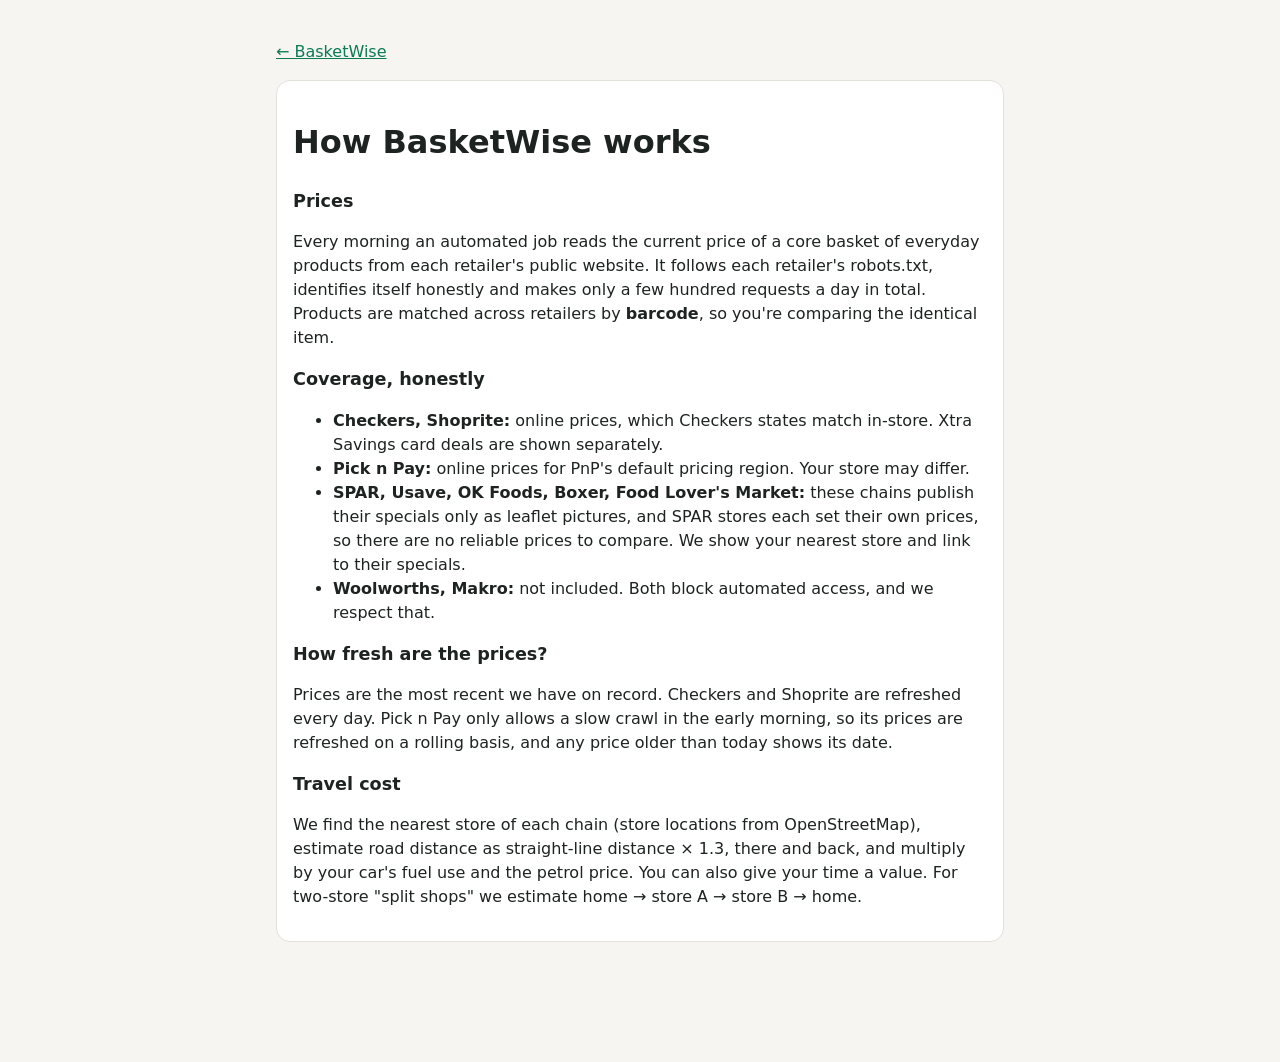
<file: site/about.html>
<!doctype html><html lang="en-ZA"><head><meta charset="utf-8"><meta name="viewport" content="width=device-width, initial-scale=1"><title>How it works · BasketWise</title><link rel="stylesheet" href="styles.css"></head>
<body><main class="wrap" style="max-width:760px;padding-top:24px;padding-bottom:48px"><p><a href="./">← BasketWise</a></p><div class="card">
<h1>How BasketWise works</h1>
<h2>Prices</h2><p>Every morning an automated job reads the current price of a core basket of everyday products from each retailer&#39;s public website. It follows each retailer&#39;s robots.txt, identifies itself honestly and makes only a few hundred requests a day in total. Products are matched across retailers by <b>barcode</b>, so you&#39;re comparing the identical item.</p>
<h2>Coverage, honestly</h2><ul><li><b>Checkers, Shoprite:</b> online prices, which Checkers states match in-store. Xtra Savings card deals are shown separately.</li><li><b>Pick n Pay:</b> online prices for PnP&#39;s default pricing region. Your store may differ.</li><li><b>SPAR, Usave, OK Foods, Boxer, Food Lover&#39;s Market:</b> these chains publish their specials only as leaflet pictures, and SPAR stores each set their own prices, so there are no reliable prices to compare. We show your nearest store and link to their specials.</li><li><b>Woolworths, Makro:</b> not included. Both block automated access, and we respect that.</li></ul>
<h2>How fresh are the prices?</h2><p>Prices are the most recent we have on record. Checkers and Shoprite are refreshed every day. Pick n Pay only allows a slow crawl in the early morning, so its prices are refreshed on a rolling basis, and any price older than today shows its date.</p>
<h2>Travel cost</h2><p>We find the nearest store of each chain (store locations from OpenStreetMap), estimate road distance as straight-line distance × 1.3, there and back, and multiply by your car&#39;s fuel use and the petrol price. You can also give your time a value. For two-store &quot;split shops&quot; we estimate home → store A → store B → home.</p>
</div></main></body></html>
</file>
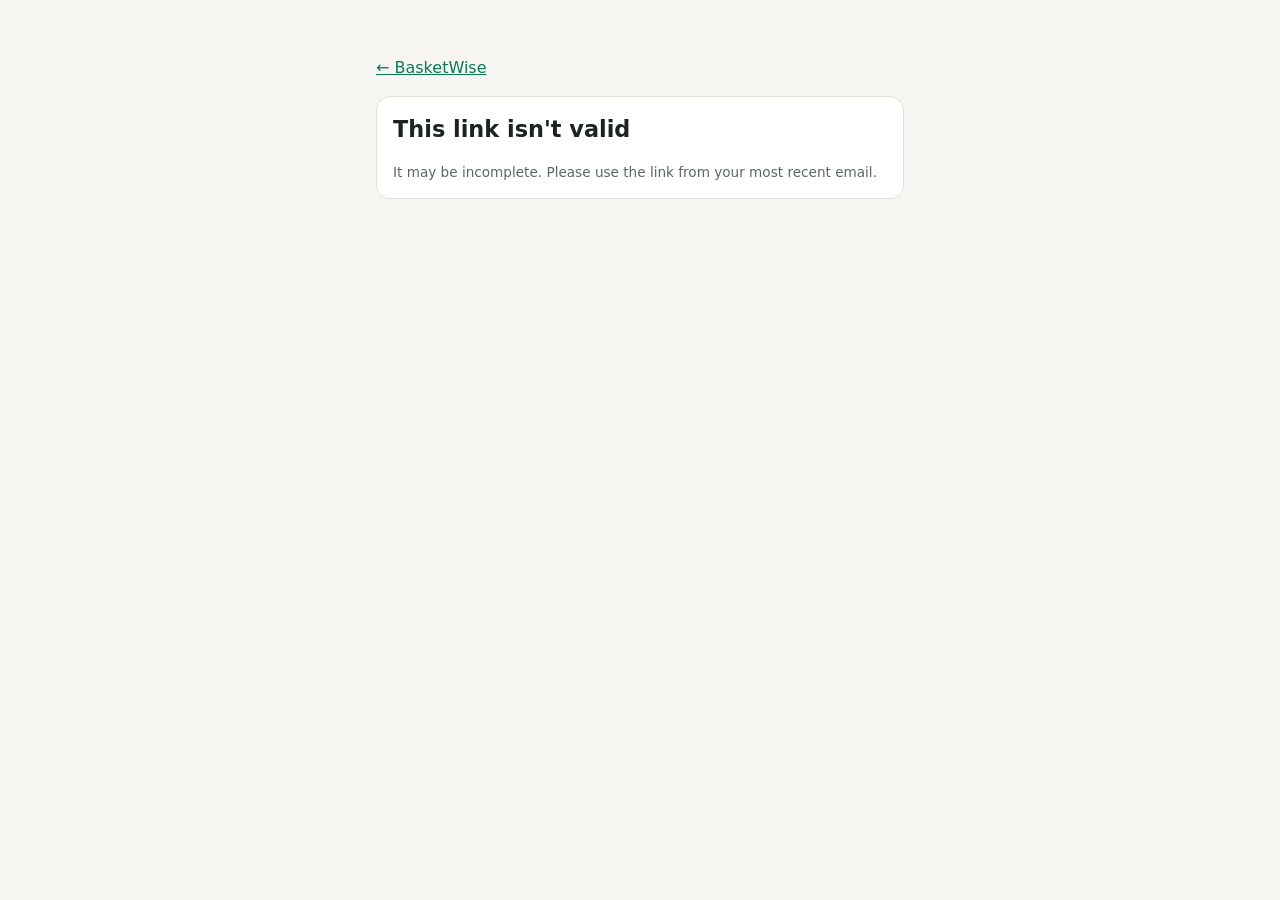
<file: site/email.html>
<!doctype html>
<html lang="en-ZA"><head><meta charset="utf-8"><meta name="viewport" content="width=device-width, initial-scale=1">
<title>BasketWise emails</title><meta name="robots" content="noindex">
<link rel="stylesheet" href="styles.css"><link rel="icon" href="icon-192.png"></head>
<body><main class="wrap" style="max-width:560px;padding-top:40px;padding-bottom:48px">
<p><a href="./">← BasketWise</a></p>
<div class="card"><h1 style="font-size:1.4rem;margin-top:0" id="t">One moment…</h1><p id="m" class="hint"></p></div>
</main>
<script src="config.js"></script>
<script>
"use strict";
(async () => {
  const cfg = window.BW_CONFIG || {}, q = new URLSearchParams(location.search);
  const action = q.get("action"), token = q.get("t") || "";
  const t = document.getElementById("t"), m = document.getElementById("m");
  const fn = { confirm: "confirm_subscription", unsubscribe: "unsubscribe" }[action];
  if (!fn || !/^[0-9a-f-]{36}$/i.test(token) || !cfg.supabaseUrl) { t.textContent = "This link isn't valid"; m.textContent = "It may be incomplete. Please use the link from your most recent email."; return; }
  try {
    const r = await fetch(`${cfg.supabaseUrl}/rest/v1/rpc/${fn}`, { method: "POST",
      headers: { apikey: cfg.supabaseAnonKey, Authorization: `Bearer ${cfg.supabaseAnonKey}`, "Content-Type": "application/json" },
      body: JSON.stringify({ token }) });
    const ok = r.ok && (await r.json()) === true;
    if (action === "confirm") { t.textContent = ok ? "You're subscribed ✅" : "Link expired or already used"; m.textContent = ok ? "You'll get the BasketWise weekly prices update. Every email has a one-click unsubscribe link." : "If you meant to subscribe, please sign up again on BasketWise."; }
    else { t.textContent = "You're unsubscribed"; m.textContent = "You won't get any more BasketWise update emails. Your email address has been deleted from our list."; }
  } catch { t.textContent = "Something went wrong"; m.textContent = "Please try the link again in a few minutes."; }
})();
</script>
</body></html>
</file>
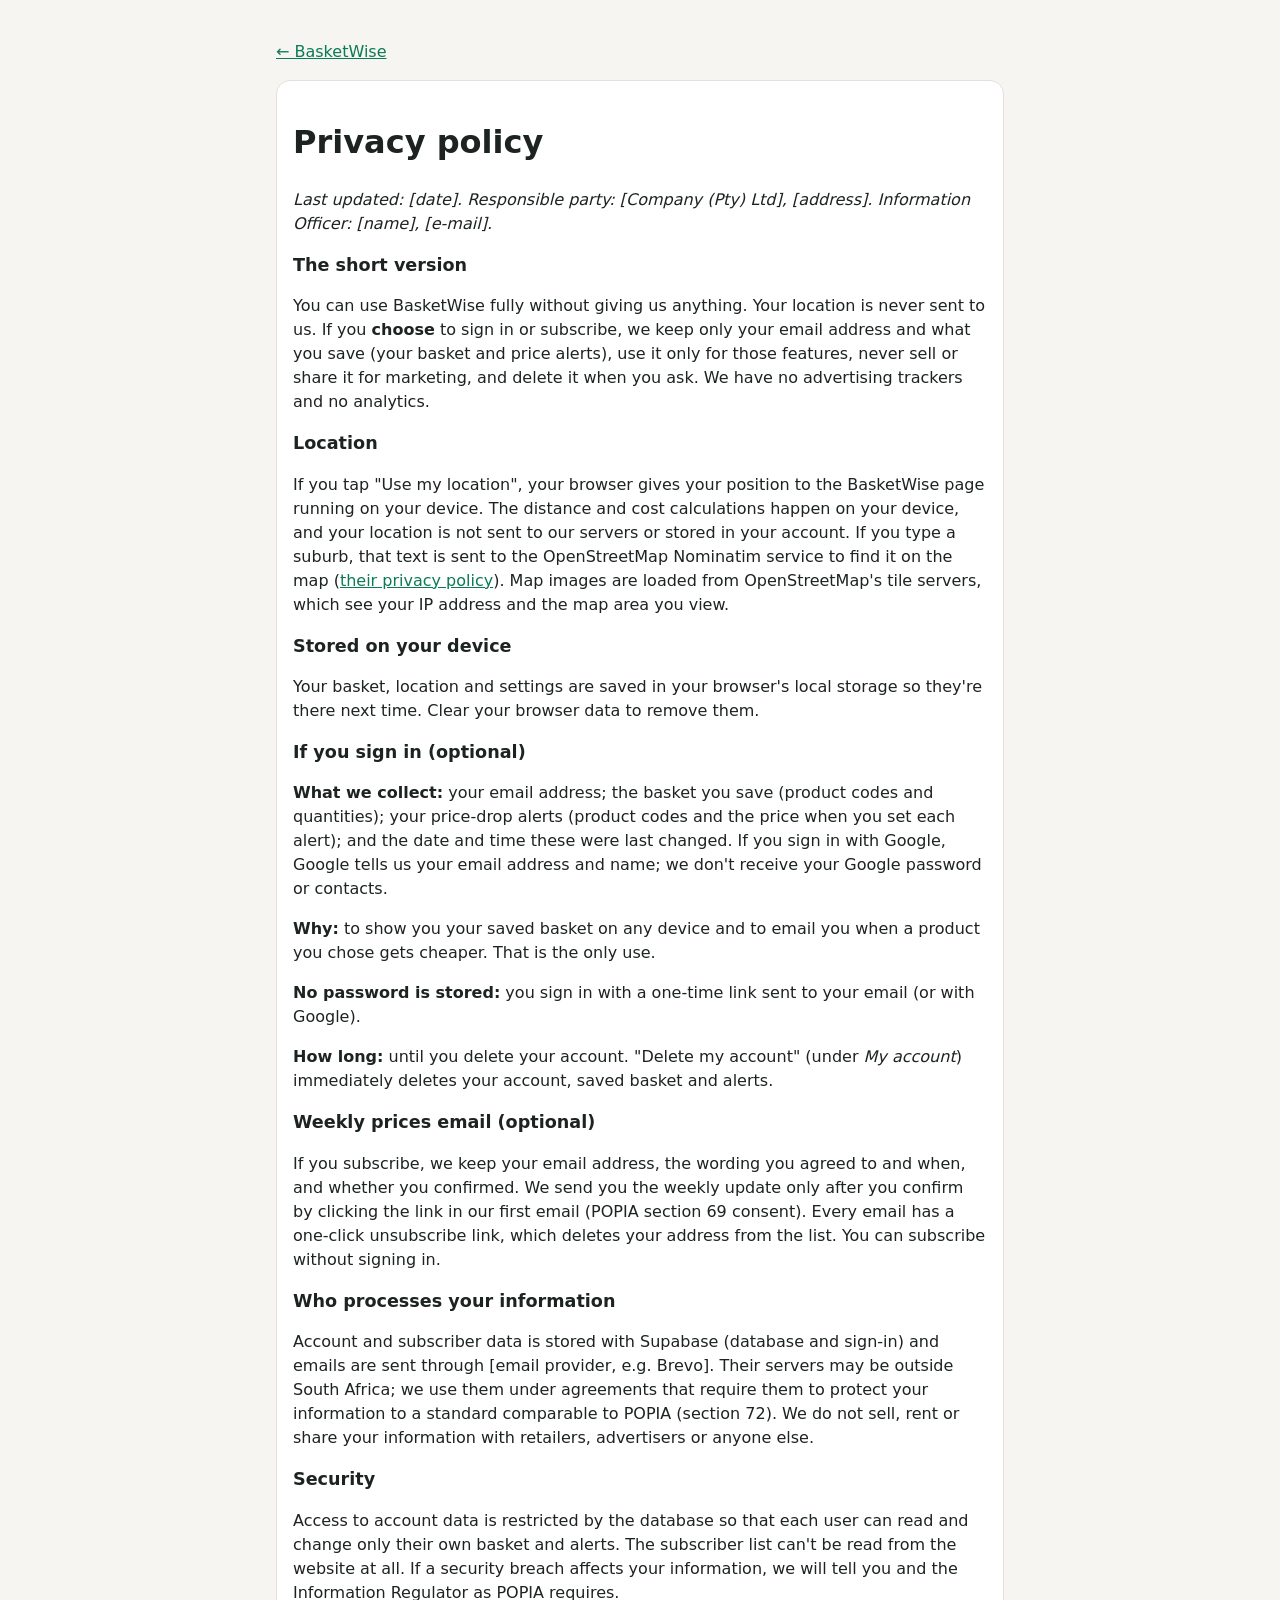
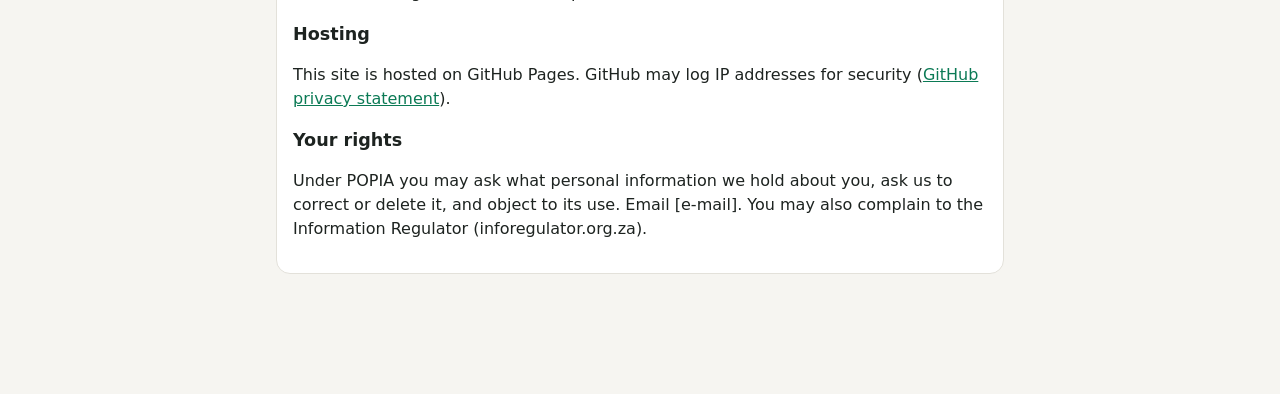
<file: site/privacy.html>
<!doctype html><html lang="en-ZA"><head><meta charset="utf-8"><meta name="viewport" content="width=device-width, initial-scale=1"><title>Privacy · BasketWise</title><link rel="stylesheet" href="styles.css"></head>
<body><main class="wrap" style="max-width:760px;padding-top:24px;padding-bottom:48px"><p><a href="./">← BasketWise</a></p><div class="card">
<h1>Privacy policy</h1><p><em>Last updated: [date]. Responsible party: [Company (Pty) Ltd], [address]. Information Officer: [name], [e-mail].</em></p>

<h2>The short version</h2>
<p>You can use BasketWise fully without giving us anything. Your location is never sent to us. If you <b>choose</b> to sign in or subscribe, we keep only your email address and what you save (your basket and price alerts), use it only for those features, never sell or share it for marketing, and delete it when you ask. We have no advertising trackers and no analytics.</p>

<h2>Location</h2>
<p>If you tap &quot;Use my location&quot;, your browser gives your position to the BasketWise page running on your device. The distance and cost calculations happen on your device, and your location is not sent to our servers or stored in your account. If you type a suburb, that text is sent to the OpenStreetMap Nominatim service to find it on the map (<a href="https://osmfoundation.org/wiki/Privacy_Policy">their privacy policy</a>). Map images are loaded from OpenStreetMap&#39;s tile servers, which see your IP address and the map area you view.</p>

<h2>Stored on your device</h2>
<p>Your basket, location and settings are saved in your browser&#39;s local storage so they&#39;re there next time. Clear your browser data to remove them.</p>

<h2>If you sign in (optional)</h2>
<p><b>What we collect:</b> your email address; the basket you save (product codes and quantities); your price-drop alerts (product codes and the price when you set each alert); and the date and time these were last changed. If you sign in with Google, Google tells us your email address and name; we don&#39;t receive your Google password or contacts.</p>
<p><b>Why:</b> to show you your saved basket on any device and to email you when a product you chose gets cheaper. That is the only use.</p>
<p><b>No password is stored:</b> you sign in with a one-time link sent to your email (or with Google).</p>
<p><b>How long:</b> until you delete your account. &quot;Delete my account&quot; (under <i>My account</i>) immediately deletes your account, saved basket and alerts.</p>

<h2>Weekly prices email (optional)</h2>
<p>If you subscribe, we keep your email address, the wording you agreed to and when, and whether you confirmed. We send you the weekly update only after you confirm by clicking the link in our first email (POPIA section 69 consent). Every email has a one-click unsubscribe link, which deletes your address from the list. You can subscribe without signing in.</p>

<h2>Who processes your information</h2>
<p>Account and subscriber data is stored with Supabase (database and sign-in) and emails are sent through [email provider, e.g. Brevo]. Their servers may be outside South Africa; we use them under agreements that require them to protect your information to a standard comparable to POPIA (section 72). We do not sell, rent or share your information with retailers, advertisers or anyone else.</p>

<h2>Security</h2>
<p>Access to account data is restricted by the database so that each user can read and change only their own basket and alerts. The subscriber list can&#39;t be read from the website at all. If a security breach affects your information, we will tell you and the Information Regulator as POPIA requires.</p>

<h2>Hosting</h2>
<p>This site is hosted on GitHub Pages. GitHub may log IP addresses for security (<a href="https://docs.github.com/en/site-policy/privacy-policies/github-general-privacy-statement">GitHub privacy statement</a>).</p>

<h2>Your rights</h2>
<p>Under POPIA you may ask what personal information we hold about you, ask us to correct or delete it, and object to its use. Email [e-mail]. You may also complain to the Information Regulator (inforegulator.org.za).</p>
</div></main></body></html>
</file>
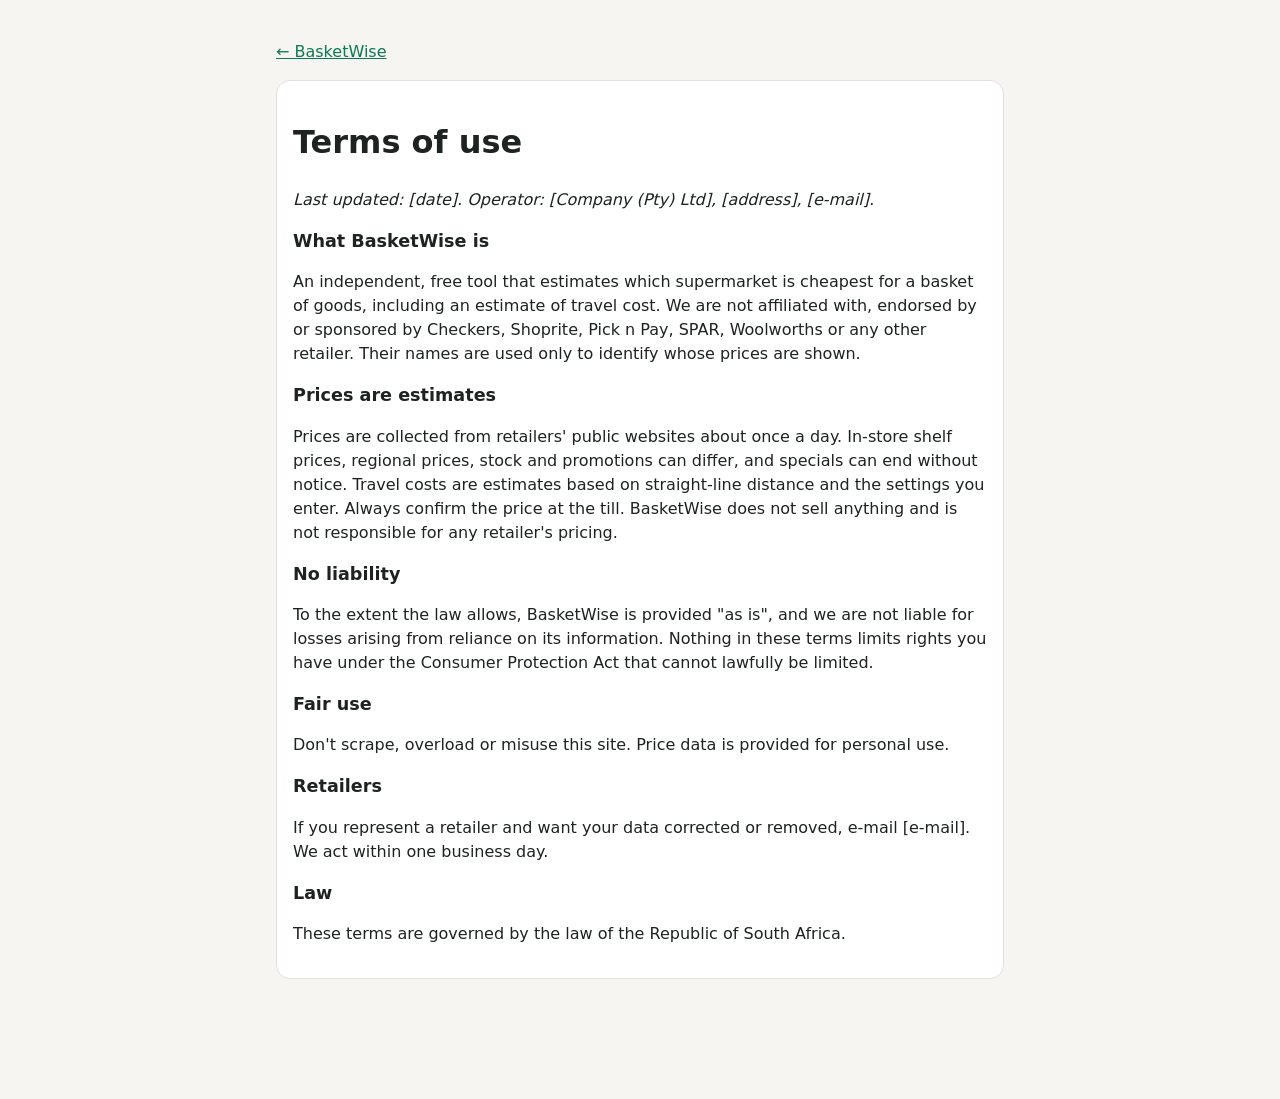
<file: site/terms.html>
<!doctype html><html lang="en-ZA"><head><meta charset="utf-8"><meta name="viewport" content="width=device-width, initial-scale=1"><title>Terms · BasketWise</title><link rel="stylesheet" href="styles.css"></head>
<body><main class="wrap" style="max-width:760px;padding-top:24px;padding-bottom:48px"><p><a href="./">← BasketWise</a></p><div class="card">
<h1>Terms of use</h1><p><em>Last updated: [date]. Operator: [Company (Pty) Ltd], [address], [e-mail].</em></p>
<h2>What BasketWise is</h2><p>An independent, free tool that estimates which supermarket is cheapest for a basket of goods, including an estimate of travel cost. We are not affiliated with, endorsed by or sponsored by Checkers, Shoprite, Pick n Pay, SPAR, Woolworths or any other retailer. Their names are used only to identify whose prices are shown.</p>
<h2>Prices are estimates</h2><p>Prices are collected from retailers&#39; public websites about once a day. In-store shelf prices, regional prices, stock and promotions can differ, and specials can end without notice. Travel costs are estimates based on straight-line distance and the settings you enter. Always confirm the price at the till. BasketWise does not sell anything and is not responsible for any retailer&#39;s pricing.</p>
<h2>No liability</h2><p>To the extent the law allows, BasketWise is provided &quot;as is&quot;, and we are not liable for losses arising from reliance on its information. Nothing in these terms limits rights you have under the Consumer Protection Act that cannot lawfully be limited.</p>
<h2>Fair use</h2><p>Don&#39;t scrape, overload or misuse this site. Price data is provided for personal use.</p>
<h2>Retailers</h2><p>If you represent a retailer and want your data corrected or removed, e-mail [e-mail]. We act within one business day.</p>
<h2>Law</h2><p>These terms are governed by the law of the Republic of South Africa.</p>
</div></main></body></html>
</file>
<file: site/styles.css>
:root {
  --bg: #f6f5f1; --card: #ffffff; --ink: #1d2320; --muted: #5d6762; --line: #e3e1da;
  --accent: #0b7a55; --accent-ink: #ffffff; --warn: #a85b00; --best: #e6f4ee; --chip: #eef0ec;
  --checkers: #1a8a7d; --shoprite: #c8102e; --pnp: #1f4e9c; --spar: #d6001c; --woolworths: #222;
}
@media (prefers-color-scheme: dark) {
  :root:not([data-theme="light"]) {
    --bg: #121614; --card: #1b201d; --ink: #e8ece9; --muted: #9aa49f; --line: #2c332f;
    --accent: #3ccf96; --accent-ink: #08130e; --warn: #f0a640; --best: #173328; --chip: #252c28;
  }
}
:root[data-theme="dark"] {
  --bg: #121614; --card: #1b201d; --ink: #e8ece9; --muted: #9aa49f; --line: #2c332f;
  --accent: #3ccf96; --accent-ink: #08130e; --warn: #f0a640; --best: #173328; --chip: #252c28;
}
* { box-sizing: border-box; }
body { margin: 0; background: var(--bg); color: var(--ink); font: 16px/1.5 system-ui, -apple-system, "Segoe UI", Roboto, sans-serif; }
a { color: var(--accent); }
.wrap { max-width: 1120px; margin: 0 auto; padding: 0 16px; }
.top { padding: 28px 0 8px; }
.top h1 { margin: 0; font-size: 1.9rem; letter-spacing: -0.02em; }
.tag { margin: 2px 0 8px; color: var(--muted); }
.fresh { display: flex; flex-wrap: wrap; gap: 6px; font-size: .8rem; }
.chip { background: var(--chip); border-radius: 999px; padding: 2px 10px; color: var(--muted); }
.chip.ok::before { content: "● "; color: var(--accent); }
.chip.bad::before { content: "● "; color: var(--warn); }
.grid { display: grid; grid-template-columns: 1fr 1fr; gap: 16px; padding-bottom: 16px; }
.card { background: var(--card); border: 1px solid var(--line); border-radius: 14px; padding: 16px; min-width: 0; }
.card.wide { grid-column: 1 / -1; }
h2 { font-size: 1.1rem; margin: 0 0 12px; display: flex; align-items: center; gap: 8px; }
.n { display: inline-grid; place-items: center; width: 24px; height: 24px; border-radius: 50%; background: var(--accent); color: var(--accent-ink); font-size: .8rem; }
.row { display: flex; flex-wrap: wrap; gap: 8px; margin-bottom: 10px; }
.addr { display: flex; gap: 8px; flex: 1; min-width: 220px; }
input[type=search], input[type=number] { flex: 1; min-width: 0; padding: 9px 11px; border-radius: 9px; border: 1px solid var(--line); background: var(--bg); color: var(--ink); font: inherit; }
.btn { padding: 9px 14px; border-radius: 9px; border: 1px solid var(--line); background: var(--chip); color: var(--ink); font: inherit; cursor: pointer; white-space: nowrap; }
.btn.primary { background: var(--accent); color: var(--accent-ink); border-color: var(--accent); font-weight: 600; }
.btn.ghost { background: transparent; }
#map { height: 260px; border-radius: 10px; border: 1px solid var(--line); }
.hint { color: var(--muted); font-size: .85rem; margin: 6px 0 0; }
.vehicle { margin-top: 10px; }
.vehicle summary { cursor: pointer; color: var(--muted); }
.fields { display: grid; grid-template-columns: 1fr 1fr; gap: 10px; margin-top: 10px; }
.fields label { display: flex; flex-direction: column; font-size: .85rem; color: var(--muted); gap: 4px; }
.fields label.check { flex-direction: row; align-items: center; grid-column: 1 / -1; gap: 8px; }
.items { max-height: 420px; overflow: auto; border-top: 1px solid var(--line); }
.cat { font-size: .75rem; text-transform: uppercase; letter-spacing: .06em; color: var(--muted); margin: 12px 0 4px; }
.item { display: flex; align-items: center; gap: 8px; padding: 6px 0; border-bottom: 1px solid var(--line); }
.item .nm { flex: 1; min-width: 0; }
.item .nm small { display: block; color: var(--muted); font-size: .75rem; overflow: hidden; text-overflow: ellipsis; white-space: nowrap; }
.qty { display: flex; align-items: center; gap: 4px; }
.qty button { width: 30px; height: 30px; border-radius: 8px; border: 1px solid var(--line); background: var(--chip); color: var(--ink); font-size: 1rem; cursor: pointer; }
.qty span { min-width: 20px; text-align: center; font-variant-numeric: tabular-nums; }
.item.on .nm { font-weight: 600; }
.modes { display: flex; flex-wrap: wrap; gap: 10px; margin-bottom: 14px; align-items: center; }
.seg { border: 1px solid var(--line); border-radius: 10px; padding: 6px 12px; margin: 0; display: flex; gap: 14px; align-items: center; }
.seg legend { padding: 0 6px; font-size: .72rem; color: var(--muted); text-transform: uppercase; letter-spacing: .05em; }
.seg label { display: flex; align-items: center; gap: 6px; cursor: pointer; }
.seg.check { gap: 8px; }
.rank { display: grid; gap: 10px; }
.opt { border: 1px solid var(--line); border-radius: 12px; padding: 12px 14px; display: grid; grid-template-columns: 1fr auto; gap: 4px 16px; }
.opt.best { background: var(--best); border-color: var(--accent); }
.opt .title { font-weight: 700; display: flex; gap: 8px; align-items: center; flex-wrap: wrap; }
.opt .total { font-size: 1.4rem; font-weight: 800; text-align: right; font-variant-numeric: tabular-nums; }
.opt .sub { color: var(--muted); font-size: .85rem; }
.opt .save { color: var(--accent); font-weight: 600; font-size: .85rem; text-align: right; }
.badge { font-size: .7rem; padding: 1px 8px; border-radius: 999px; background: var(--accent); color: var(--accent-ink); }
.dot { width: 10px; height: 10px; border-radius: 50%; display: inline-block; }
.warn { color: var(--warn); }
.scroll { overflow-x: auto; }
table { border-collapse: collapse; width: 100%; font-size: .9rem; }
th, td { padding: 6px 8px; border-bottom: 1px solid var(--line); text-align: right; white-space: nowrap; font-variant-numeric: tabular-nums; }
th:first-child, td:first-child { text-align: left; white-space: normal; min-width: 160px; }
td.cheap { background: var(--best); font-weight: 700; }
td .promo { display: block; font-size: .7rem; color: var(--accent); font-weight: 500; }
td.na { color: var(--muted); }
td .dated { display: block; font-size: .68rem; color: var(--muted); font-weight: 400; }
.cats { display: flex; flex-wrap: wrap; gap: 8px; padding: 6px 0; }
.catbtn { border: 1px solid var(--line); cursor: pointer; font: inherit; font-size: .85rem; padding: 6px 12px; color: var(--ink); }
.catbtn b { color: var(--muted); font-weight: 500; }
.btn.more { width: 100%; margin: 8px 0; }
.foot { color: var(--muted); font-size: .8rem; padding-bottom: 40px; }
@media (max-width: 760px) {
  .grid { grid-template-columns: 1fr; }
  .fields { grid-template-columns: 1fr; }
  .opt .total { font-size: 1.2rem; }
}

.others ul { list-style: none; padding: 0; margin: 0; display: grid; gap: 6px; font-size: .9rem; }
.disclaimer { margin-top: 14px; font-size: .78rem; color: var(--muted); border-top: 1px solid var(--line); padding-top: 10px; }

.sub-h { font-size: .95rem; margin: 14px 0 8px; }
.sumtab td small { display: block; color: var(--muted); font-size: .72rem; font-weight: 400; }
.sumtab td:last-child { white-space: normal; }
.sumtab tr.best-row td { background: var(--best); }
.sumtab tr.miss td { font-size: .75rem; color: var(--warn); text-align: left; padding-top: 0; border-bottom: 1px solid var(--line); }
.sticky { position: fixed; left: 0; right: 0; bottom: 0; z-index: 1000; display: flex; gap: 10px; align-items: center; justify-content: space-between;
  background: var(--card); border-top: 2px solid var(--accent); padding: 10px 16px; box-shadow: 0 -4px 16px rgba(0,0,0,.12); font-size: .9rem; }
.sticky small { color: var(--muted); }
.sticky[hidden], body.results-visible .sticky { display: none; }
body { padding-bottom: 72px; }
#step-basket .row #filter { flex: 1 1 100%; }

.std h2 { margin-bottom: 10px; }
.std-rank { display: grid; gap: 8px; margin-bottom: 8px; }
.std-row { display: grid; grid-template-columns: 130px 1fr auto; gap: 12px; align-items: center; padding: 8px 10px; border-radius: 10px; border: 1px solid var(--line); }
.std-row.win { background: var(--best); border-color: var(--accent); }
.std-name { font-weight: 700; white-space: nowrap; }
.std-bar { height: 10px; background: var(--chip); border-radius: 6px; overflow: hidden; }
.std-bar > span { display: block; height: 100%; background: var(--accent); opacity: .75; }
.std-row:not(.win) .std-bar > span { background: var(--muted); opacity: .45; }
.std-total { font-weight: 800; font-variant-numeric: tabular-nums; white-space: nowrap; text-align: right; }
.std-total small { color: var(--muted); font-weight: 500; }
.std details { margin-top: 6px; }
.std summary { cursor: pointer; color: var(--accent); }
@media (max-width: 560px) { .std-row { grid-template-columns: 1fr auto; } .std-bar { display: none; } }

.topbar { display: flex; align-items: center; justify-content: space-between; gap: 12px; }
#account-btn { font-weight: 600; }
.bell { display: inline-block; margin-left: 8px; font-size: .72rem; padding: 2px 8px; border-radius: 999px; border: 1px solid var(--line); background: var(--chip); color: var(--muted); cursor: pointer; white-space: nowrap; }
.bell.on { background: var(--best); color: var(--accent); border-color: var(--accent); font-weight: 600; }
dialog.acct { border: 1px solid var(--line); border-radius: 16px; padding: 24px; width: min(480px, calc(100vw - 32px)); background: var(--card); color: var(--ink); }
dialog.acct::backdrop { background: rgba(0,0,0,.45); }
dialog.acct h2 { margin-top: 0; }
dialog.acct input[type=email] { width: 100%; margin: 8px 0; padding: 10px 12px; border-radius: 9px; border: 1px solid var(--line); background: var(--bg); color: var(--ink); font: inherit; box-sizing: border-box; }
dialog.acct .btn { width: 100%; }
.acct-close { position: absolute; right: 12px; top: 10px; }
.acct-close button { background: none; border: none; font-size: 1.1rem; cursor: pointer; color: var(--muted); }
dialog.acct { position: fixed; }
.acct-or { text-align: center; color: var(--muted); margin: 8px 0; }
.acct-alerts { padding-left: 18px; }
.acct-alerts .btn { width: auto; padding: 2px 10px; font-size: .8rem; }
.acct-actions { display: flex; gap: 10px; margin-top: 16px; }
.acct-actions .btn { width: auto; flex: 1; }
.btn.danger { color: var(--warn); border-color: var(--warn); }
.small { font-size: .75rem; }
.sub-form .sub-title { margin: 0 0 8px; }
.sub-row { display: flex; gap: 8px; flex-wrap: wrap; }
.sub-row input { flex: 1 1 220px; padding: 9px 11px; border-radius: 9px; border: 1px solid var(--line); background: var(--bg); color: var(--ink); font: inherit; }
.sub-consent { display: flex; gap: 8px; align-items: flex-start; font-size: .82rem; color: var(--muted); margin-top: 8px; }

.spar-deals { margin-top: 14px; }
.spar-deals summary { cursor: pointer; font-size: .95rem; padding: 6px 0; }
.spar-deals li { display: flex; justify-content: space-between; gap: 10px; align-items: flex-start; padding: 6px 0; border-top: 1px solid var(--line, #e5e7eb); }
.spar-deals .sp-price { text-align: right; white-space: nowrap; display: flex; flex-direction: column; align-items: flex-end; gap: 2px; }
.spar-deals .sp-cmp { font-size: .78rem; color: var(--muted, #6b7280); }
.spar-deals .sp-cmp.good { color: #15803d; }
.spar-deals .sp-add { padding: 2px 10px; font-size: .8rem; }
</file>
